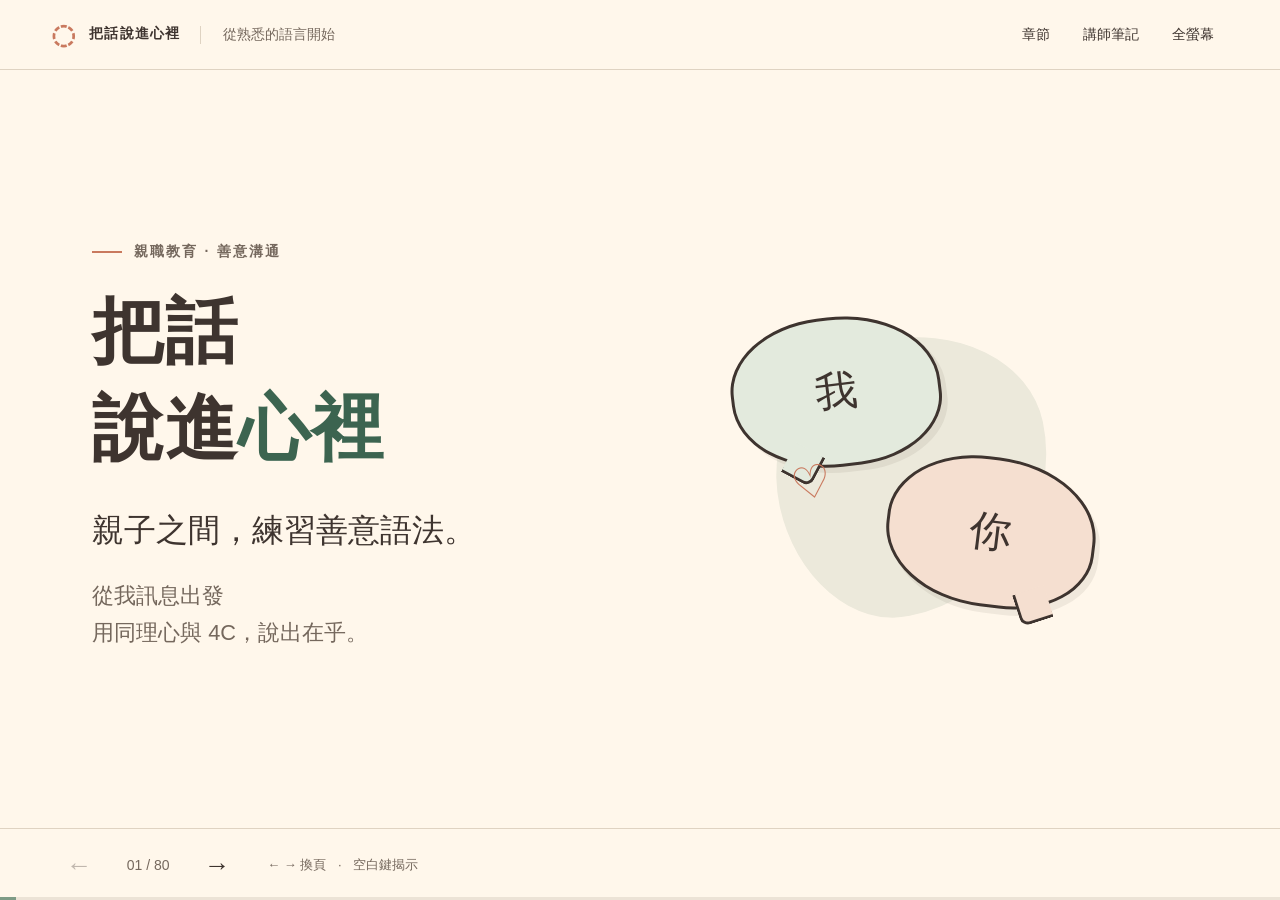
<file: index.html>
<!doctype html>
<html lang="zh-Hant">
<head>
  <meta charset="utf-8">
  <meta name="viewport" content="width=device-width, initial-scale=1">
  <meta name="theme-color" content="#FFF7EB">
  <meta name="description" content="親職教育善意溝通：從我訊息與4C，練習讚美、感謝、失落支持、增能、道歉與回應負面語言。">
  <title>把話說進心裡｜親職善意語法</title>
  <link rel="stylesheet" href="style.css">
  <script defer src="content.js"></script>
  <script defer src="app.js"></script>
</head>
<body>
  <a class="skip" href="#slide">跳至投影片</a>
  <header class="topbar">
    <a class="brand" href="#1" aria-label="回到封面"><span class="brand-mark" aria-hidden="true">◌</span> 把話說進心裡</a>
    <span id="chapter-name" class="chapter-name"></span>
    <nav aria-label="簡報工具">
      <button id="chapters-button" aria-haspopup="dialog">章節</button>
      <button id="notes-button" aria-haspopup="dialog">講師筆記</button>
      <button id="fullscreen-button" aria-label="切換全螢幕">全螢幕</button>
    </nav>
  </header>
  <main id="stage">
    <article id="slide" tabindex="-1" aria-labelledby="slide-title"></article>
  </main>
  <footer class="controls">
    <div class="navigation"><button id="previous" aria-label="上一頁">←</button><span id="counter" aria-live="polite"></span><button id="next" aria-label="下一頁">→</button></div>
    <span class="key-hint">← → 換頁 <span>·</span> 空白鍵揭示</span>
    <div class="reveal-controls"><button id="hide-answer" hidden>收起答案</button><button id="reveal" class="primary" hidden>揭示參考</button></div>
    <div class="progress" aria-hidden="true"><div id="progress-fill"></div></div>
  </footer>
  <dialog id="chapters-dialog" aria-labelledby="chapters-title"><div class="dialog-header"><h2 id="chapters-title">今天的路線</h2><button class="close-dialog" aria-label="關閉章節">✕</button></div><nav id="chapter-list" aria-label="課程章節"></nav><p class="dialog-tip">所有答案都由講師手動揭示。</p></dialog>
  <dialog id="notes-dialog" aria-labelledby="notes-title"><div class="dialog-header"><h2 id="notes-title">這一頁的講師筆記</h2><button class="close-dialog" aria-label="關閉筆記">✕</button></div><div id="notes-content"></div><a href="sources.html" target="_blank" rel="noopener">查看全課來源與改寫說明 ↗</a></dialog>
  <noscript>這份簡報需要啟用 JavaScript 才能換頁及揭示答案。</noscript>
</body>
</html>
</file>
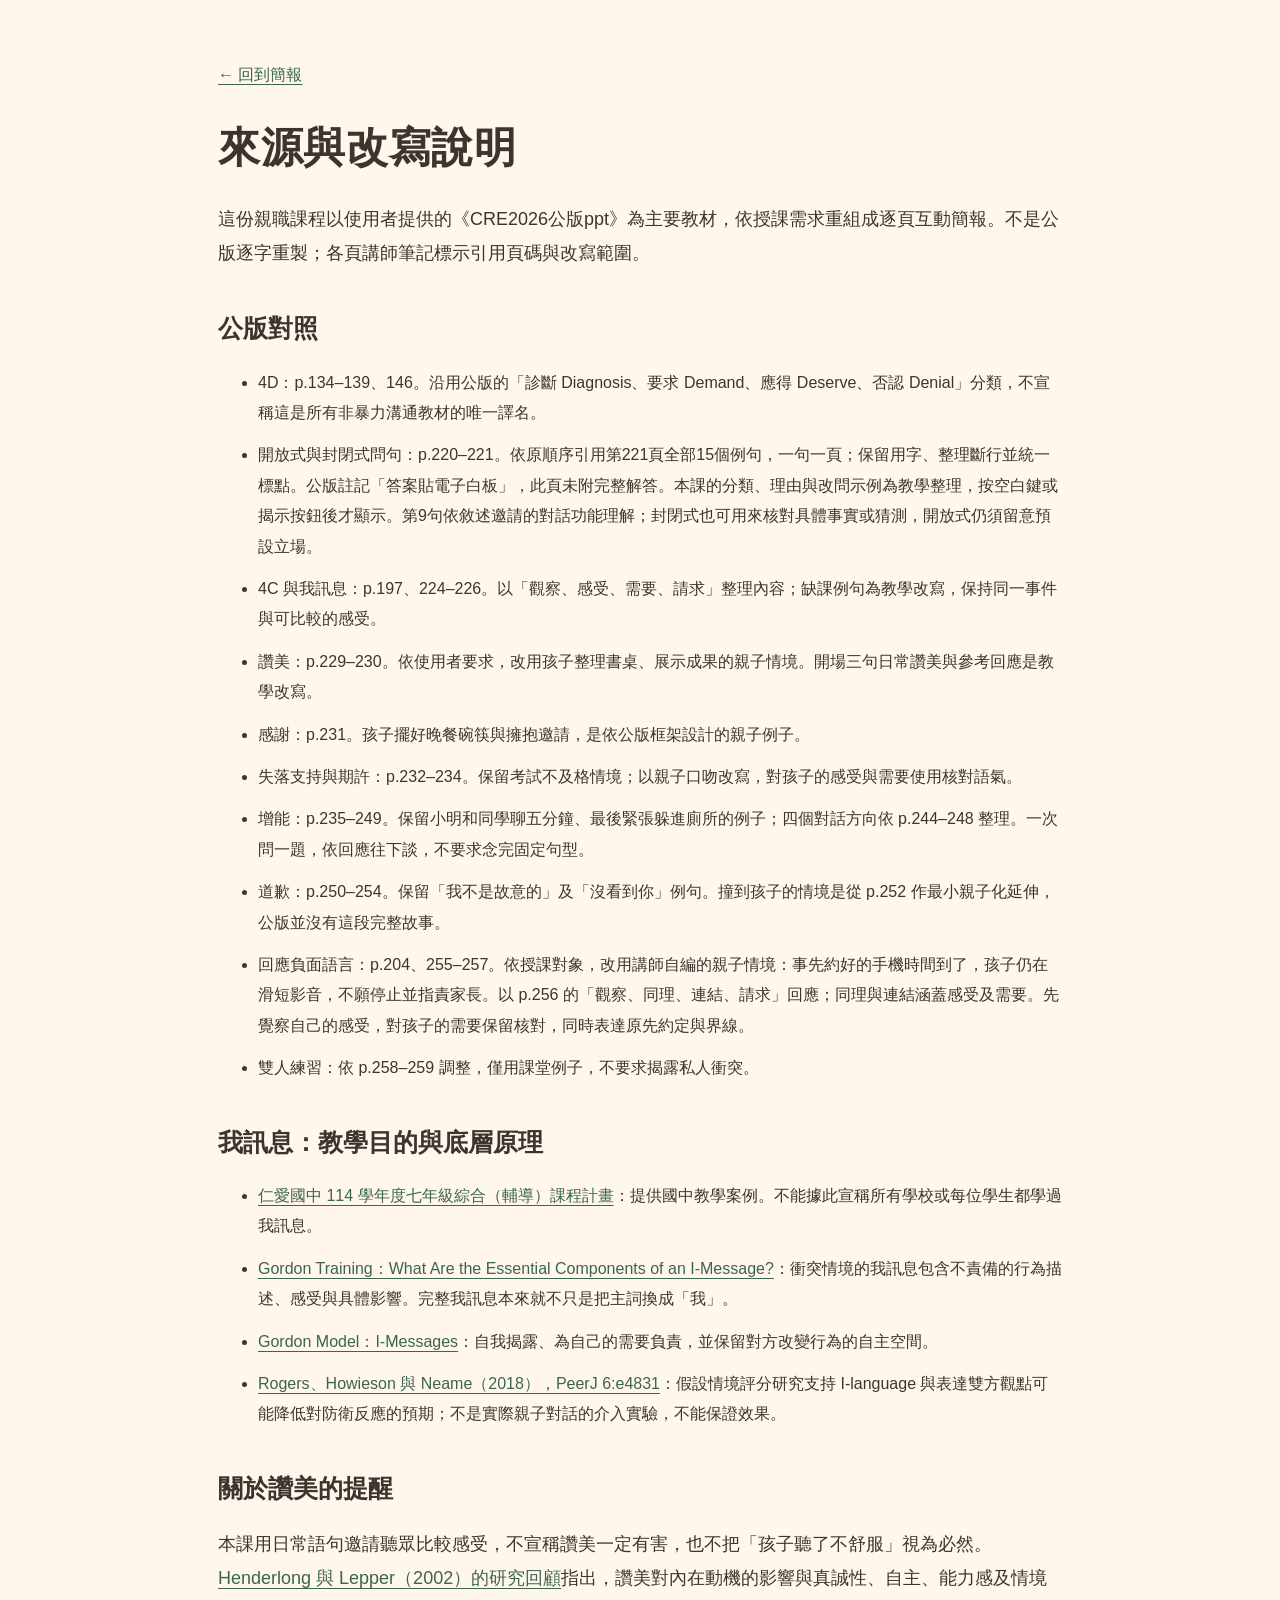
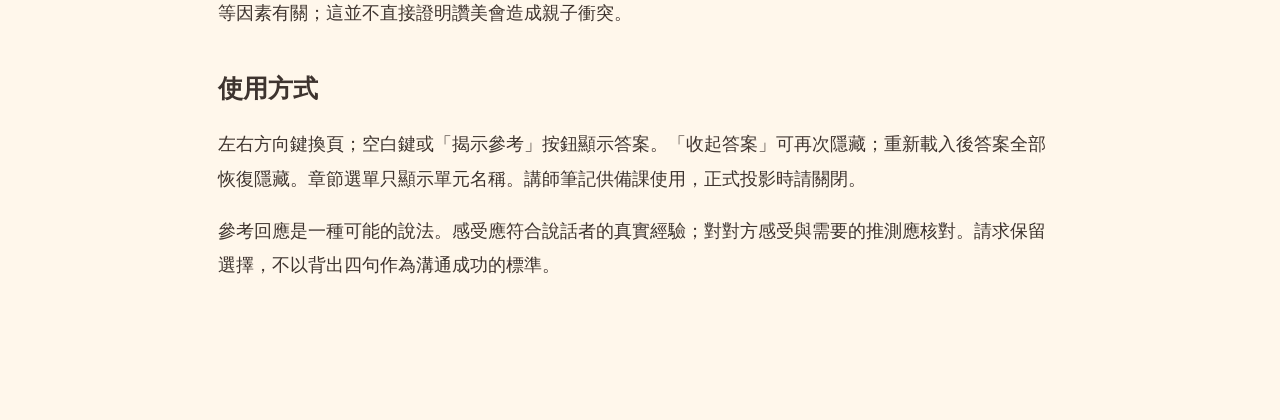
<file: sources.html>
<!doctype html><html lang="zh-Hant"><head><meta charset="utf-8"><meta name="viewport" content="width=device-width, initial-scale=1"><title>來源與改寫說明｜把話說進心裡</title><link rel="stylesheet" href="style.css"></head><body><main class="document"><a class="back" href="index.html">← 回到簡報</a><h1>來源與改寫說明</h1><p>這份親職課程以使用者提供的《CRE2026公版ppt》為主要教材，依授課需求重組成逐頁互動簡報。不是公版逐字重製；各頁講師筆記標示引用頁碼與改寫範圍。</p>
<h2>公版對照</h2><ul><li>4D：p.134–139、146。沿用公版的「診斷 Diagnosis、要求 Demand、應得 Deserve、否認 Denial」分類，不宣稱這是所有非暴力溝通教材的唯一譯名。</li><li>開放式與封閉式問句：p.220–221。依原順序引用第221頁全部15個例句，一句一頁；保留用字、整理斷行並統一標點。公版註記「答案貼電子白板」，此頁未附完整解答。本課的分類、理由與改問示例為教學整理，按空白鍵或揭示按鈕後才顯示。第9句依敘述邀請的對話功能理解；封閉式也可用來核對具體事實或猜測，開放式仍須留意預設立場。</li><li>4C 與我訊息：p.197、224–226。以「觀察、感受、需要、請求」整理內容；缺課例句為教學改寫，保持同一事件與可比較的感受。</li><li>讚美：p.229–230。依使用者要求，改用孩子整理書桌、展示成果的親子情境。開場三句日常讚美與參考回應是教學改寫。</li><li>感謝：p.231。孩子擺好晚餐碗筷與擁抱邀請，是依公版框架設計的親子例子。</li><li>失落支持與期許：p.232–234。保留考試不及格情境；以親子口吻改寫，對孩子的感受與需要使用核對語氣。</li><li>增能：p.235–249。保留小明和同學聊五分鐘、最後緊張躲進廁所的例子；四個對話方向依 p.244–248 整理。一次問一題，依回應往下談，不要求念完固定句型。</li><li>道歉：p.250–254。保留「我不是故意的」及「沒看到你」例句。撞到孩子的情境是從 p.252 作最小親子化延伸，公版並沒有這段完整故事。</li><li>回應負面語言：p.204、255–257。依授課對象，改用講師自編的親子情境：事先約好的手機時間到了，孩子仍在滑短影音，不願停止並指責家長。以 p.256 的「觀察、同理、連結、請求」回應；同理與連結涵蓋感受及需要。先覺察自己的感受，對孩子的需要保留核對，同時表達原先約定與界線。</li><li>雙人練習：依 p.258–259 調整，僅用課堂例子，不要求揭露私人衝突。</li></ul>
<h2>我訊息：教學目的與底層原理</h2><ul><li><a href="https://jyjh.ntct.edu.tw/var/file/31/1031/img/5418/476217372.pdf#page=44" target="_blank" rel="noopener">仁愛國中 114 學年度七年級綜合（輔導）課程計畫</a>：提供國中教學案例。不能據此宣稱所有學校或每位學生都學過我訊息。</li><li><a href="https://www.gordontraining.com/leadership/what-are-the-essential-components-of-an-i-message/" target="_blank" rel="noopener">Gordon Training：What Are the Essential Components of an I-Message?</a>：衝突情境的我訊息包含不責備的行為描述、感受與具體影響。完整我訊息本來就不只是把主詞換成「我」。</li><li><a href="https://mobile.gordonmodel.com/work-i-messages.php" target="_blank" rel="noopener">Gordon Model：I-Messages</a>：自我揭露、為自己的需要負責，並保留對方改變行為的自主空間。</li><li><a href="https://doi.org/10.7717/peerj.4831" target="_blank" rel="noopener">Rogers、Howieson 與 Neame（2018），PeerJ 6:e4831</a>：假設情境評分研究支持 I-language 與表達雙方觀點可能降低對防衛反應的預期；不是實際親子對話的介入實驗，不能保證效果。</li></ul>
<h2>關於讚美的提醒</h2><p>本課用日常語句邀請聽眾比較感受，不宣稱讚美一定有害，也不把「孩子聽了不舒服」視為必然。<a href="https://pubmed.ncbi.nlm.nih.gov/12206194/" target="_blank" rel="noopener">Henderlong 與 Lepper（2002）的研究回顧</a>指出，讚美對內在動機的影響與真誠性、自主、能力感及情境等因素有關；這並不直接證明讚美會造成親子衝突。</p>
<h2>使用方式</h2><p>左右方向鍵換頁；空白鍵或「揭示參考」按鈕顯示答案。「收起答案」可再次隱藏；重新載入後答案全部恢復隱藏。章節選單只顯示單元名稱。講師筆記供備課使用，正式投影時請關閉。</p><p>參考回應是一種可能的說法。感受應符合說話者的真實經驗；對對方感受與需要的推測應核對。請求保留選擇，不以背出四句作為溝通成功的標準。</p></main></body></html>
</file>
<file: style.css>
:root{--paper:#FFF7EB;--ink:#3E342F;--muted:#75685D;--sage:#7E9B86;--green:#3C6450;--sage-light:#E3EADD;--clay:#C9795E;--rust:#97482F;--clay-light:#F5DFD0;--line:#DFD3C2;--white:#FFFCF6}
*{box-sizing:border-box}body{margin:0;background:var(--paper);color:var(--ink);font-family:"Noto Sans TC","Microsoft JhengHei","PingFang TC",sans-serif;-webkit-font-smoothing:antialiased}button,a{-webkit-tap-highlight-color:transparent}button{font:inherit;color:inherit;cursor:pointer;border:1px solid transparent;background:transparent;border-radius:8px;padding:10px 14px}button:hover{background:#EDE4D6}button:focus-visible,a:focus-visible{outline:3px solid var(--green);outline-offset:4px}button:disabled{opacity:.32;cursor:default}a{color:var(--green);text-underline-offset:4px}[hidden]{display:none!important}.skip{position:absolute;left:20px;top:-100px;z-index:20;background:var(--white);padding:12px}.skip:focus{top:10px}
.topbar{height:70px;display:flex;align-items:center;justify-content:space-between;padding:0 4vw;border-bottom:1px solid var(--line);gap:20px;font-size:14px}.brand{font-weight:700;color:var(--ink);text-decoration:none;letter-spacing:.08em;white-space:nowrap}.brand-mark{color:var(--clay);font-size:28px;vertical-align:middle;margin-right:8px}.chapter-name{margin-right:auto;color:var(--muted);border-left:1px solid var(--line);padding-left:22px}.topbar nav{display:flex;gap:3px;white-space:nowrap}
#stage{height:calc(100dvh - 142px);min-height:480px;display:flex;justify-content:center;align-items:stretch;padding:28px 4vw 18px}#slide{width:min(1240px,100%);position:relative;display:flex;flex-direction:column;justify-content:center;padding:12px 3.2vw 26px;outline:none}.eyebrow{display:flex;gap:12px;align-items:center;text-transform:uppercase;letter-spacing:.15em;font-size:14px;font-weight:700;color:var(--muted);margin:0 0 22px}.eyebrow:before{content:"";display:block;width:30px;height:2px;background:var(--clay)}h1{font-size:clamp(38px,4.5vw,68px);line-height:1.32;letter-spacing:.015em;margin:0 0 26px;font-weight:800;text-wrap:balance}h1 .accent{color:var(--green)}h2{font-size:25px;line-height:1.5;margin:0 0 20px}.lead{font-size:clamp(22px,2.5vw,35px);line-height:1.7;margin:0;max-width:1000px;text-wrap:pretty}.subline{font-size:clamp(18px,1.7vw,23px);line-height:1.7;margin:22px 0 0;color:var(--muted)}.emphasis{color:var(--green);font-weight:700}.question{font-weight:700;color:var(--green);font-size:clamp(23px,2.5vw,34px);line-height:1.6;margin:24px 0 0}.question:before{content:"想一想";display:inline-block;font-size:13px;letter-spacing:.15em;border:1px solid var(--sage);border-radius:30px;padding:3px 12px;margin-right:12px;vertical-align:middle;font-weight:400}.speech{font-size:clamp(25px,3vw,43px);line-height:1.75;position:relative;padding-left:28px;margin:0;border-left:4px solid var(--clay)}.speech p{margin:0}.you{color:var(--rust);background:var(--clay-light);border-radius:5px;padding:0 .13em}.me{color:var(--green);background:var(--sage-light);border-radius:5px;padding:0 .13em}.pair{display:grid;grid-template-columns:1fr 1fr;gap:40px}.pair>div+div{border-left:1px solid var(--line);padding-left:40px}.pair-label{font-size:15px;letter-spacing:.15em;margin:0 0 16px;color:var(--muted)}.pair .speech{font-size:clamp(24px,2.6vw,36px);border:0;padding:0}.pair .me-side{color:var(--green)}
.answer{margin-top:25px;border-top:1px solid var(--line);padding-top:22px;font-size:clamp(21px,2vw,29px);line-height:1.65;animation:appear .25s ease}.answer .reference-label{font-size:12px;letter-spacing:.18em;color:var(--green);margin:0 0 9px}.answer p{margin:0}.answer small{font-size:.7em;color:var(--muted)}.answer-grid{display:grid;grid-template-columns:1fr 1fr;gap:16px 38px}.answer-grid strong{color:var(--green)}.answer-grid p{font-size:.72em;color:var(--muted);margin-top:3px}.answer-grid .letter{font-size:.7em;font-weight:400;margin-left:9px;color:var(--muted)}.formula{display:grid;gap:14px}.formula-row{display:grid;grid-template-columns:90px 1fr;gap:22px;align-items:start;font-size:clamp(22px,2.45vw,34px);line-height:1.6}.formula-label{color:var(--green);font-size:.65em;letter-spacing:.15em;border-bottom:2px solid var(--sage);padding:8px 0}.formula-text small{display:block;color:var(--muted);font-size:.63em;margin-top:2px}.path{display:flex;align-items:center;gap:25px;flex-wrap:wrap;font-size:clamp(23px,3vw,40px);line-height:1.65}.path b{color:var(--green)}.path .arrow{color:var(--clay);font-weight:400}.steps{display:grid;gap:22px}.step{display:grid;grid-template-columns:42px 1fr;gap:22px;align-items:baseline;font-size:clamp(23px,2.6vw,36px);line-height:1.5}.step-number{font-family:Georgia,serif;color:var(--clay);font-style:italic}.step small{display:block;font-size:.62em;color:var(--muted);margin-top:4px}.source-cue{position:absolute;bottom:0;left:3.2vw;font-size:11px;letter-spacing:.08em;color:var(--muted)}.reference-slide h1{font-size:clamp(32px,3.5vw,48px);margin-bottom:16px}.reference-slide .question{font-size:24px;margin:0 0 10px}.reference-slide .answer{margin-top:12px;padding-top:15px}.reference-slide .formula-row{font-size:clamp(21px,2.2vw,30px);gap:18px}.reference-slide .formula{gap:12px}.reference-slide .placeholder{color:var(--muted);font-size:22px;padding:60px 0}.reference-slide:has(.answer:not([hidden])) .placeholder{display:none}.compact h1{font-size:clamp(32px,3.8vw,52px)}.compact .speech{font-size:clamp(23px,2.6vw,36px)}.compact .lead{font-size:clamp(22px,2.3vw,32px)}
.cover-grid{display:grid;grid-template-columns:1.3fr 1fr;align-items:center;gap:45px}.cover-grid h1{font-size:clamp(48px,5.6vw,84px);line-height:1.35}.cover-grid .subline{margin-top:20px}.conversation-art{position:relative;height:310px;isolation:isolate}.conversation-art:before{content:"";position:absolute;background:#ECE9DB;width:275px;height:275px;top:25px;left:45px;border-radius:48% 52% 62% 38% / 51% 41% 59% 49%;transform:rotate(-12deg);z-index:-1}.bubble{position:absolute;display:grid;place-items:center;border:3px solid var(--ink);border-radius:45% 50% 42% 49%;width:210px;height:150px;background:var(--sage-light);font-size:42px;font-family:serif;box-shadow:5px 6px 0 rgba(62,52,47,.08);transform:rotate(-7deg);top:5px;left:0}.bubble:after{content:"";position:absolute;width:30px;height:30px;background:inherit;border-right:3px solid var(--ink);border-bottom:3px solid var(--ink);transform:rotate(35deg);bottom:-13px;left:44px;border-radius:0 0 9px 0}.bubble.second{background:var(--clay-light);left:155px;top:145px;transform:rotate(7deg)}.bubble.second:after{left:auto;right:35px;transform:rotate(65deg)}.connection{position:absolute;font-size:45px;color:var(--clay);top:144px;left:60px;transform:rotate(-12deg)}.closing{max-width:960px}.closing h1{font-size:clamp(43px,5.2vw,78px)}
.controls{height:72px;display:flex;align-items:center;gap:22px;padding:0 4vw;position:relative;border-top:1px solid var(--line);background:var(--paper)}.navigation{display:flex;align-items:center;gap:8px}.navigation button{font-size:26px;line-height:1}.navigation span{font-variant-numeric:tabular-nums;color:var(--muted);font-size:14px;min-width:66px;text-align:center}.key-hint{font-size:13px;color:var(--muted)}.key-hint span{margin:0 8px}.reveal-controls{margin-left:auto;display:flex;gap:10px;align-items:center}.primary{background:var(--green);color:var(--white);padding:10px 22px;border-radius:6px;min-width:120px}.primary:hover{background:#2B503E}.progress{position:absolute;bottom:0;left:0;width:100%;height:3px;background:#ECE3D6}.progress>div{height:3px;background:var(--sage);transition:width .18s ease}
dialog{border:1px solid var(--line);border-radius:16px;background:var(--paper);color:var(--ink);width:min(640px,94vw);max-height:85dvh;padding:32px;box-shadow:0 20px 100px #3e342f33}dialog::backdrop{background:#3e342f66;backdrop-filter:blur(3px)}.dialog-header{display:flex;justify-content:space-between;gap:20px;align-items:baseline}.dialog-header h2{font-size:26px}.close-dialog{font-size:21px}#chapter-list{display:grid;grid-template-columns:1fr 1fr;gap:8px}#chapter-list button{text-align:left;border:1px solid var(--line);padding:17px;background:var(--white);line-height:1.5}#chapter-list button:hover{border-color:var(--sage);background:var(--sage-light)}#chapter-list button span{display:block;font-size:12px;color:var(--muted);margin-bottom:4px}#chapter-list button[aria-current=true]{border-color:var(--green);background:var(--sage-light)}.dialog-tip{color:var(--muted);font-size:13px;margin:20px 0 0}#notes-content{font-size:18px;line-height:1.85;margin-bottom:25px}#notes-content p{margin:0 0 16px}#notes-content .note-source{font-size:14px;color:var(--muted)}.document{max-width:900px;margin:60px auto;padding:0 28px 60px;line-height:1.9}.document h1{font-size:42px}.document h2{margin-top:40px}.document li{margin:12px 0}.document .back{display:inline-block;margin-bottom:30px}.document p{font-size:18px}
@keyframes appear{from{opacity:0;transform:translateY(6px)}to{opacity:1;transform:none}}
@media(min-width:800px) and (max-height:750px){.topbar{height:55px}#stage{height:calc(100dvh - 117px);padding-top:12px;padding-bottom:12px;min-height:460px}.controls{height:62px}#slide{padding-top:0;padding-bottom:22px}h1{font-size:46px;margin-bottom:17px}.eyebrow{margin-bottom:14px;font-size:12px}.lead{font-size:28px}.speech{font-size:32px}.question{font-size:25px;margin-top:15px}.answer{font-size:23px;margin-top:16px;padding-top:14px}.formula{gap:8px}.formula-row{font-size:26px}.reference-slide .formula-row{font-size:23px}.reference-slide .formula{gap:8px}.subline{font-size:20px;margin-top:15px}.cover-grid h1{font-size:62px}.step{font-size:28px}.steps{gap:16px}}
@media(max-width:800px){.topbar{height:60px;padding:0 18px;gap:8px}.brand{font-size:13px;letter-spacing:0}.brand-mark{margin-right:2px}.chapter-name{display:none}.topbar nav button{font-size:13px;padding:8px}.topbar #fullscreen-button{display:none}#stage{height:auto;min-height:calc(100dvh - 134px);padding:26px 23px 34px}#slide{padding:12px 0 30px;justify-content:center}.eyebrow{font-size:12px;margin-bottom:20px}h1{font-size:38px;margin-bottom:23px}.lead{font-size:24px}.speech{font-size:27px;padding-left:20px}.question{font-size:23px}.question:before{display:block;width:fit-content;margin:0 0 10px}.subline{font-size:18px}.answer{font-size:23px;margin-top:22px}.answer-grid{grid-template-columns:1fr;gap:17px}.answer-grid p{font-size:17px}.pair{grid-template-columns:1fr;gap:25px}.pair>div+div{border-left:0;border-top:1px solid var(--line);padding:24px 0 0}.pair .speech{font-size:25px}.formula-row,.reference-slide .formula-row{grid-template-columns:55px 1fr;gap:14px;font-size:23px}.formula{gap:20px}.formula-label{font-size:15px}.formula-text small{font-size:16px}.path{font-size:28px;gap:18px}.steps{gap:24px}.step{font-size:25px;grid-template-columns:30px 1fr;gap:14px}.step small{font-size:17px}.source-cue{left:0;font-size:10px;bottom:0}.controls{height:74px;padding:0 12px;gap:0;position:sticky;bottom:0;z-index:5}.key-hint{display:none}.navigation{gap:0}.navigation button{padding:12px}.navigation span{font-size:12px;min-width:56px}.reveal-controls{gap:0}.reveal-controls button{font-size:13px;padding:10px 12px}.primary{min-width:102px}.cover-grid{grid-template-columns:1fr;gap:35px}.cover-grid h1{font-size:47px}.conversation-art{height:230px;width:300px;transform:scale(.78);transform-origin:top left;margin:0 0 -42px auto}.cover-grid .subline{font-size:20px}.closing h1{font-size:42px}.compact h1,.reference-slide h1{font-size:34px}.compact .speech{font-size:25px}.reference-slide .placeholder{font-size:21px;padding:40px 0}.reference-slide .question{font-size:22px}dialog{padding:23px}#chapter-list{gap:6px}#chapter-list button{padding:12px;font-size:15px}.document{margin-top:35px}.document h1{font-size:34px}}
@media(prefers-reduced-motion:reduce){*,*:before,*:after{animation:none!important;transition:none!important}}
.guided-practice .practice-support{display:grid;grid-template-columns:.9fr 1.2fr;gap:44px;margin-top:22px}.guided-practice .practice-scenario{border-left:3px solid var(--clay);padding-left:22px}.guided-practice .practice-scenario>p:last-child{font-size:clamp(23px,2vw,28px);line-height:1.7;margin:0}.guided-practice .practice-scenario strong{color:var(--green);font-weight:700}.guided-practice .pair-label{font-size:16px;margin-bottom:14px}.guided-practice .practice-frame .formula-row{grid-template-columns:64px 1fr;font-size:clamp(23px,2vw,28px);gap:18px}.guided-practice .practice-frame .formula-label{font-size:18px;padding-top:5px}.guided-practice .practice-frame .formula-text small{font-size:17px}.guided-practice:has(.answer:not([hidden])) .practice-support{display:none}
.guided-practice .is-revealed .formula-row{font-size:clamp(22px,1.75vw,25px)}.guided-practice .filled-blank{color:var(--green);font-weight:600;border-bottom:1px solid var(--sage)}
@media(min-width:801px) and (max-height:750px){.guided-practice .practice-support{margin-top:14px;gap:30px}.guided-practice .practice-scenario>p:last-child,.guided-practice .practice-frame .formula-row{font-size:23px}.guided-practice .pair-label{margin-bottom:10px}.guided-practice .practice-frame .formula{gap:8px}}
@media(max-width:800px){.guided-practice .practice-support{grid-template-columns:1fr;gap:28px;margin-top:20px}.guided-practice .practice-scenario{padding-left:16px}.guided-practice .practice-scenario>p:last-child{font-size:22px}.guided-practice .practice-frame .formula-row{grid-template-columns:55px 1fr;gap:14px;font-size:23px}.guided-practice .practice-frame .formula-label{font-size:16px}.guided-practice .practice-frame .formula{gap:16px}}
.praise-strategy h1{font-size:clamp(35px,3.5vw,52px);margin-bottom:10px}.praise-strategy .eyebrow{margin-bottom:14px}.praise-strategy>.question{font-size:26px;margin:0 0 18px}.praise-contrast{display:grid;grid-template-columns:1fr 1fr;gap:38px}.praise-panel{border-top:3px solid var(--sage);padding-top:12px}.praise-heading{display:flex;justify-content:space-between;align-items:center;gap:12px;min-height:42px;margin-bottom:10px}.praise-heading h2{font-size:28px;margin:0}.praise-sign{color:var(--green);background:var(--sage-light);font-size:16px;white-space:nowrap;padding:4px 10px;border-radius:6px}.praise-revealed .process-praise{border-color:var(--green)}.praise-revealed .process-praise h2{color:var(--green)}.praise-example{display:grid;grid-template-columns:42px 1fr;gap:12px;align-items:start;border-top:1px solid var(--line);padding:8px 0;min-height:80px}.praise-example>span{font-size:14px;color:var(--muted);padding-top:7px}.praise-example p{font-size:22px;line-height:1.4;margin:0}.praise-discussion-footer{margin-top:14px;min-height:106px}.praise-prompt{font-size:22px;color:var(--muted);margin:12px 0 0;line-height:1.6}.praise-takeaway{font-size:23px;line-height:1.6;margin:0;color:var(--green)}.praise-takeaway strong{font-weight:700}.praise-caveat{font-size:14px;line-height:1.5;margin:5px 0 0;color:var(--muted)}
@media(min-width:801px) and (max-height:750px){.praise-strategy h1{font-size:38px;margin-bottom:8px}.praise-strategy>.question{font-size:23px;margin-bottom:12px}.praise-panel{padding-top:8px}.praise-heading{min-height:34px;margin-bottom:6px}.praise-heading h2{font-size:24px}.praise-example{min-height:66px;padding:5px 0}.praise-example p{font-size:20px}.praise-discussion-footer{margin-top:10px;min-height:90px}.praise-prompt,.praise-takeaway{font-size:20px}.praise-caveat{font-size:13px}}
@media(max-width:800px){.praise-strategy h1{font-size:34px}.praise-strategy>.question{font-size:23px}.praise-contrast{grid-template-columns:1fr;gap:28px}.praise-heading h2{font-size:25px}.praise-sign{font-size:14px}.praise-example{min-height:0;padding:12px 0}.praise-example p{font-size:22px}.praise-discussion-footer{margin-top:24px;min-height:0}.praise-takeaway,.praise-prompt{font-size:21px}.praise-caveat{line-height:1.6}}
.question-practice h1{font-size:clamp(34px,3.6vw,50px);margin-bottom:18px}.question-practice .eyebrow{margin-bottom:16px}.question-origin{font-size:14px;color:var(--muted);letter-spacing:.08em;margin:0 0 10px}.question-practice .speech{font-size:clamp(26px,2.8vw,38px);line-height:1.55;padding-left:24px}.question-practice>.question{font-size:27px;margin-top:28px}.question-practice>.subline{font-size:21px;margin-top:12px}.question-answer{border-top:1px solid var(--line);margin-top:24px;padding-top:18px}.question-answer-label{font-size:13px;color:var(--green);letter-spacing:.14em;margin:0 0 14px}.question-answer .formula{gap:12px}.question-answer .formula-row{grid-template-columns:70px 1fr;gap:22px;font-size:clamp(23px,2vw,29px);line-height:1.5}.question-answer .formula-label{font-size:17px;padding-top:4px}.question-takeaway{font-size:17px;line-height:1.6;color:var(--muted);margin:16px 0 0}
@media(min-width:801px) and (max-height:750px){.question-practice h1{font-size:38px;margin-bottom:13px}.question-practice .eyebrow{margin-bottom:12px}.question-origin{font-size:12px;margin-bottom:8px}.question-practice .speech{font-size:29px;line-height:1.5}.question-practice>.question{font-size:24px;margin-top:24px}.question-answer{margin-top:18px;padding-top:13px}.question-answer-label{font-size:12px;margin-bottom:9px}.question-answer .formula{gap:8px}.question-answer .formula-row{font-size:23px;line-height:1.45}.question-answer .formula-label{font-size:15px}.question-takeaway{font-size:15px;margin-top:12px}}
@media(max-width:800px){.question-practice h1{font-size:32px}.question-practice .speech{font-size:25px;padding-left:17px}.question-practice>.question{font-size:23px}.question-answer .formula-row{grid-template-columns:55px 1fr;gap:14px;font-size:22px}.question-answer .formula-label{font-size:15px}.question-answer .formula{gap:17px}.question-takeaway{font-size:16px}}
</file>
